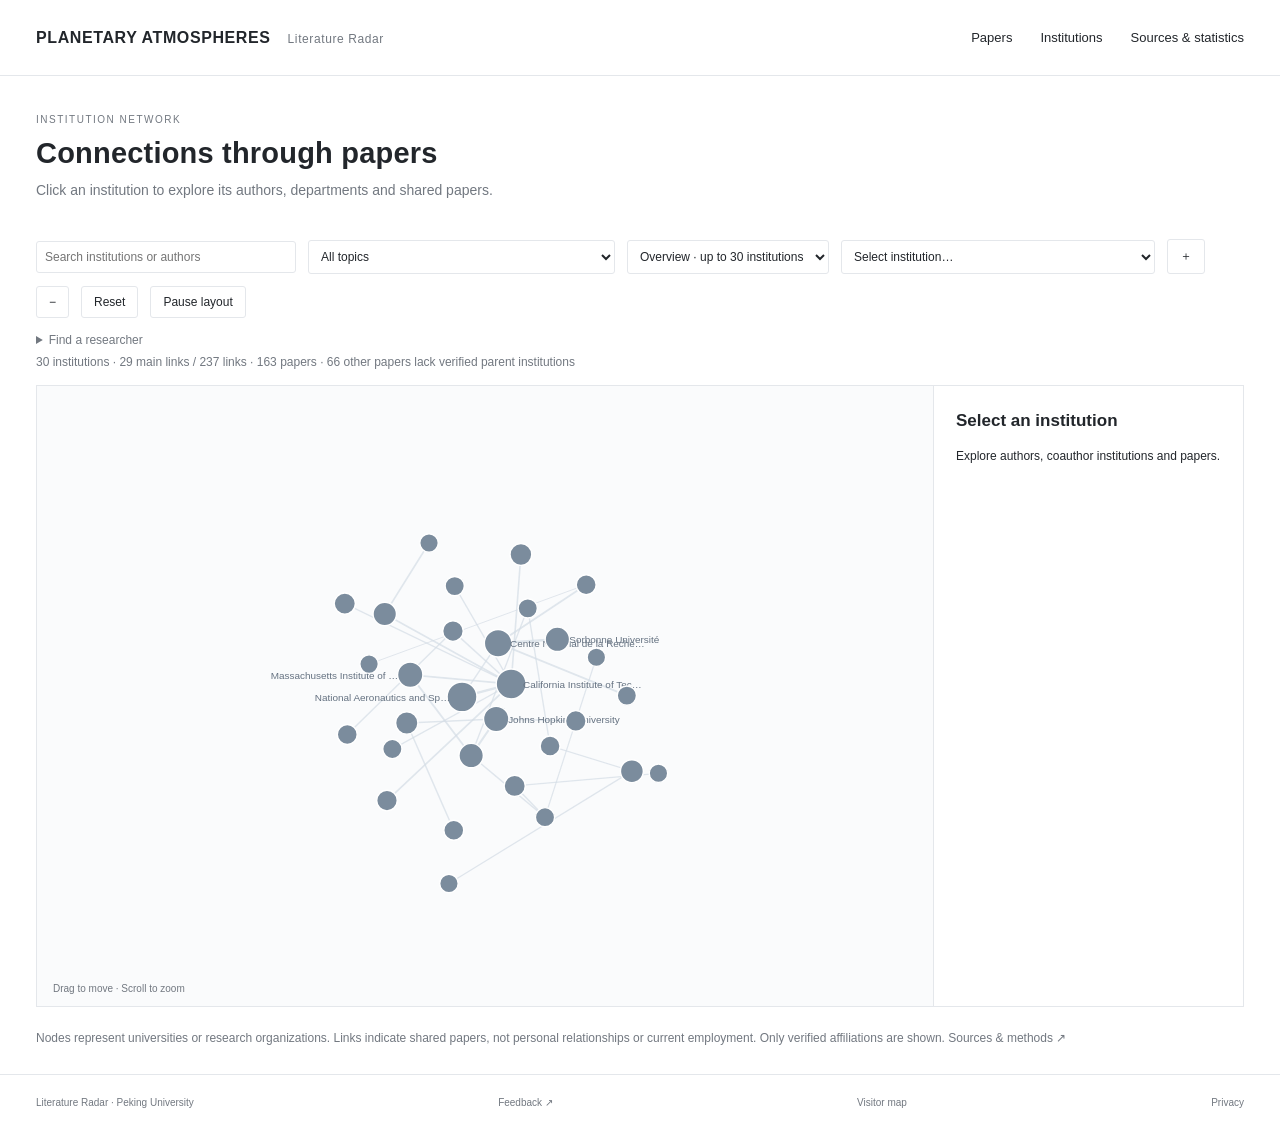
<file: network.html>
<!doctype html><html lang="en"><head><meta charset="utf-8"><meta name="viewport" content="width=device-width,initial-scale=1"><title>Institutions · Literature Radar</title><link rel="icon" href="favicon.svg"><link rel="stylesheet" href="style.css?v=20261015-compact"></head><body><header><a class="brand" href="./">PLANETARY ATMOSPHERES <small>Literature Radar</small></a><nav aria-label="Main navigation"><a href="./">Papers</a><a href="network.html">Institutions</a><a href="sources.html">Sources &amp; statistics</a></nav></header><main class="network-main"><section class="intro-header"><div class="eyebrow">INSTITUTION NETWORK</div><h1>Connections through papers</h1><p>Click an institution to explore its authors, departments and shared papers.</p></section><div class="graph-toolbar"><input id="institution-search" type="search" aria-label="Search institutions or authors" placeholder="Search institutions or authors"><select id="network-topic" aria-label="Research topic"><option value="all">All topics</option></select><select id="min-papers" aria-label="Minimum paper count"><option value="overview" selected>Overview · up to 30 institutions</option><option value="2">At least 2 papers</option><option value="1">All institutions</option></select><select id="institution-select" class="institution-select" aria-label="Select institution"><option value="">Select institution…</option></select><button id="zoom-in" aria-label="Zoom in">＋</button><button id="zoom-out" aria-label="Zoom out">−</button><button id="reset-graph">Reset</button><button id="pause-graph">Pause layout</button></div><details class="researcher-search-panel"><summary>Find a researcher</summary><div class="researcher-toolbar"><label for="researcher-search">Researcher</label><input id="researcher-search" type="search" aria-label="Search author name or ORCID" placeholder="Name or ORCID"><select id="researcher-select" aria-label="Select researcher"><option value="">Select researcher…</option></select><button id="clear-researcher" type="button" hidden>Clear researcher</button><small id="researcher-count" aria-live="polite"></small></div></details><div id="graph-stats" class="graph-stats" role="status">Loading institutions…</div><div class="graph-layout"><div class="graph-canvas"><svg id="graph" viewBox="0 0 900 620" role="group" aria-label="Institution coauthorship network"></svg><div class="graph-hint">Drag to move · Scroll to zoom</div></div><aside id="graph-detail" class="graph-detail"><h2>Select an institution</h2><p>Explore authors, coauthor institutions and papers.</p></aside></div><p class="network-disclaimer">Nodes represent universities or research organizations. Links indicate shared papers, not personal relationships or current employment. Only verified affiliations are shown. <a href="sources.html">Sources &amp; methods ↗</a></p></main><footer><span>Literature Radar · Peking University</span><a href="mailto:pku_junyang_group@163.com?subject=Literature%20Radar%20feedback">Feedback ↗</a><a href="visitors.html">Visitor map</a><a href="sources.html#visitor-privacy">Privacy</a><details class="visitor-stats" data-visitor-stats hidden></details></footer><script src="network.js?v=20261015" defer></script><script src="stats-config.js?v=20260927" defer></script><script src="visitor-stats.js?v=20261015" defer></script></body></html>
</file>
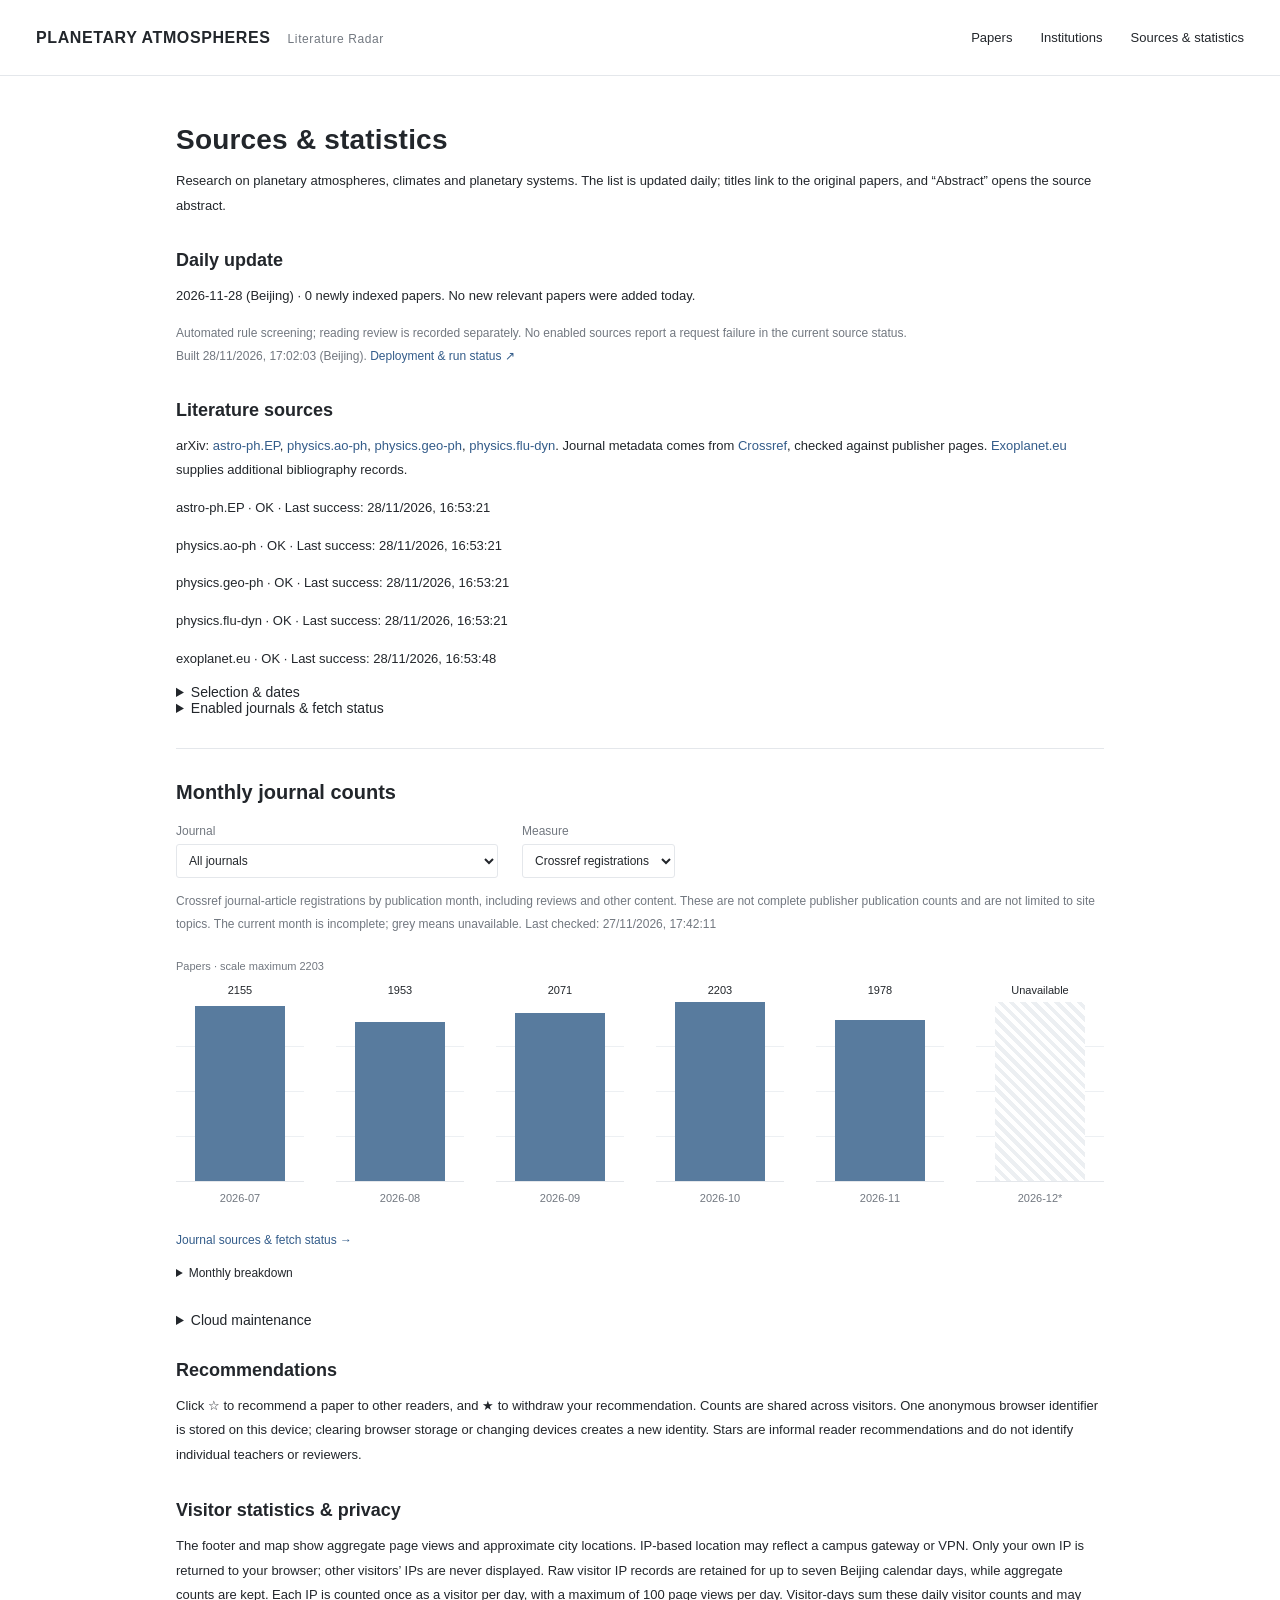
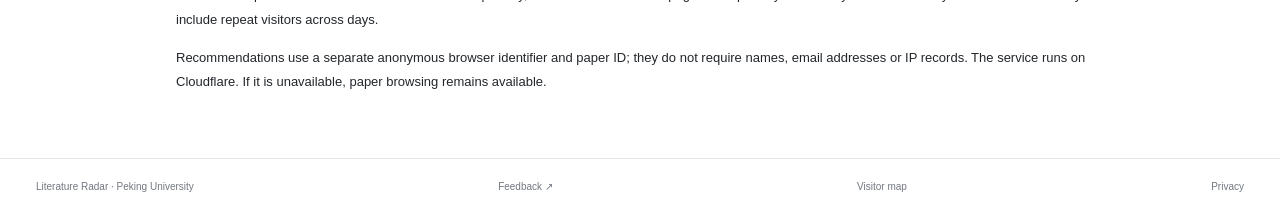
<file: sources.html>
<!doctype html><html lang="en"><head><meta charset="utf-8"><meta name="viewport" content="width=device-width,initial-scale=1"><title>Sources & statistics · Literature Radar</title><link rel="icon" href="favicon.svg"><link rel="stylesheet" href="style.css?v=20261015-compact"></head><body><header><a class="brand" href="./">PLANETARY ATMOSPHERES <small>Literature Radar</small></a><nav aria-label="Main navigation"><a href="./">Papers</a><a href="network.html">Institutions</a><a href="sources.html">Sources &amp; statistics</a></nav></header><main class="source-page"><h1>Sources &amp; statistics</h1><p>Research on planetary atmospheres, climates and planetary systems. The list is updated daily; titles link to the original papers, and “Abstract” opens the source abstract.</p>
<section id="daily-update"><h2>Daily update</h2><div id="daily-brief">Loading the cloud-built update…</div></section><h2>Literature sources</h2><p>arXiv: <a href="https://arxiv.org/list/astro-ph.EP/recent">astro-ph.EP</a>, <a href="https://arxiv.org/list/physics.ao-ph/recent">physics.ao-ph</a>, <a href="https://arxiv.org/list/physics.geo-ph/recent">physics.geo-ph</a>, <a href="https://arxiv.org/list/physics.flu-dyn/recent">physics.flu-dyn</a>. Journal metadata comes from <a href="https://www.crossref.org/">Crossref</a>, checked against publisher pages. <a href="https://exoplanet.eu/bibliography/">Exoplanet.eu</a> supplies additional bibliography records.</p><div id="source-status">Loading source status…</div>
<details><summary>Selection &amp; dates</summary><p>Papers published or updated in the last two Beijing calendar days take priority. When no relevant recent paper is found, a small number of highly relevant papers published within the past year may be added. Topics and content tags are filters, not a request to collect every matching paper. Topic relevance is a rule-based reading aid, not a quality score.</p><p>“Published” is the earliest verified publication date, including the first arXiv posting. “Added” is the first time the site recorded the paper. Version updates are tracked separately. Month-only dates retain their original precision. Journal and preprint versions are linked by DOI, explicit publisher relations, or conservative title-and-author matching.</p><p>Institution links reflect paper affiliations, not current employment. Universities and research organizations are counted once per paper; departments appear inside their parent institution. Verified ORCID links come from paper or publisher metadata.</p></details>
<details id="journal-sources"><summary>Enabled journals &amp; fetch status</summary><div id="journal-directory"></div></details>
<section id="statistics" class="statistics"><h2>Monthly journal counts</h2><div class="stats-controls"><label>Journal <select id="stats-journal"><option value="all">All journals</option></select></label><label>Measure <select id="stats-metric"><option value="registered">Crossref registrations</option><option value="selected">Papers in this index</option></select></label><label id="stats-date-label" hidden>Date <select id="stats-date"><option value="published">Publication month</option><option value="added">Month added</option></select></label></div><p id="stats-note" class="stats-note">Loading statistics…</p><div id="stats-chart" class="stats-chart" aria-label="Six-month paper counts"></div><p id="stats-link"></p><details><summary>Monthly breakdown</summary><div id="stats-table" class="stats-table"></div></details></section>
<details id="cloud-maintenance"><summary>Cloud maintenance</summary><p>The scheduled data pipeline and deployments run on GitHub Actions; visitor statistics and recommendations run on Cloudflare. These services do not need the administrator’s computer to remain online. Reading reviews are a separate Dot responsibility once its cloud access and schedule have been confirmed.</p><p><a href="https://github.com/PkuJunyangGroup/planet-fluid-radar/actions/workflows/daily.yml" target="_blank" rel="noopener">Runs &amp; manual update ↗</a> · <a href="https://github.com/PkuJunyangGroup/planet-fluid-radar/edit/main/topics.json" target="_blank" rel="noopener">Edit topics ↗</a> · <a href="https://github.com/PkuJunyangGroup/planet-fluid-radar/edit/main/journals.json" target="_blank" rel="noopener">Edit journals ↗</a> · <a href="https://github.com/PkuJunyangGroup/planet-fluid-radar/blob/main/cloud-maintenance.json" target="_blank" rel="noopener">Dot handoff ↗</a></p><p>Changes and manual runs require repository write access in GitHub. On the workflow page, select Run workflow to start a cloud update; check existing runs first to avoid duplicates. No repository credentials are stored in this page.</p></details><h2 id="recommendations">Recommendations</h2><p>Click ☆ to recommend a paper to other readers, and ★ to withdraw your recommendation. Counts are shared across visitors. One anonymous browser identifier is stored on this device; clearing browser storage or changing devices creates a new identity. Stars are informal reader recommendations and do not identify individual teachers or reviewers.</p>
<h2 id="visitor-privacy">Visitor statistics &amp; privacy</h2><p>The footer and map show aggregate page views and approximate city locations. IP-based location may reflect a campus gateway or VPN. Only your own IP is returned to your browser; other visitors’ IPs are never displayed. Raw visitor IP records are retained for up to seven Beijing calendar days, while aggregate counts are kept. Each IP is counted once as a visitor per day, with a maximum of 100 page views per day. Visitor-days sum these daily visitor counts and may include repeat visitors across days.</p><p>Recommendations use a separate anonymous browser identifier and paper ID; they do not require names, email addresses or IP records. The service runs on Cloudflare. If it is unavailable, paper browsing remains available.</p></main><footer><span>Literature Radar · Peking University</span><a href="mailto:pku_junyang_group@163.com?subject=Literature%20Radar%20feedback">Feedback ↗</a><a href="visitors.html">Visitor map</a><a href="sources.html#visitor-privacy">Privacy</a><details class="visitor-stats" data-visitor-stats hidden></details></footer><script src="sources.js?v=20261015-cloud" defer></script><script src="stats-config.js?v=20260927" defer></script><script src="visitor-stats.js?v=20261015" defer></script></body></html>
</file>
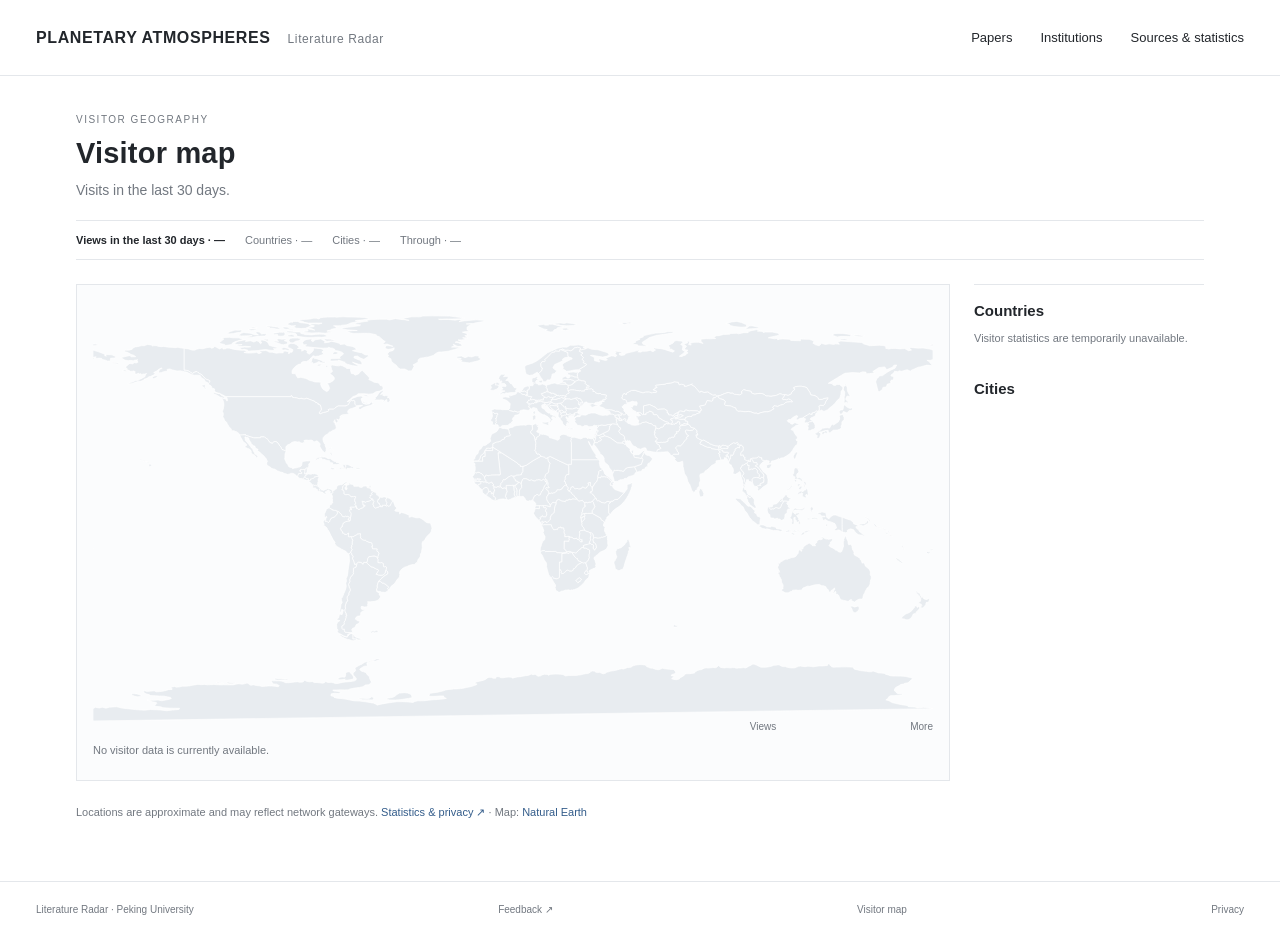
<file: visitors.html>
<!doctype html>
<html lang="en">
<head>
  <meta charset="utf-8">
  <meta name="viewport" content="width=device-width,initial-scale=1">
  <meta name="description" content="Visitor geography for Literature Radar.">
  <title>Visitor map · Literature Radar</title>
  <link rel="icon" href="favicon.svg">
  <link rel="stylesheet" href="style.css?v=20261015">
</head>
<body>
<header><a class="brand" href="./">PLANETARY ATMOSPHERES <small>Literature Radar</small></a><nav aria-label="Main navigation"><a href="./">Papers</a><a href="network.html">Institutions</a><a href="sources.html">Sources &amp; statistics</a></nav></header>
  <main class="visitor-map-page">
    <section class="intro-header">
      <div class="eyebrow">VISITOR GEOGRAPHY</div>
      <h1>Visitor map</h1>
      <p>Visits in the last 30 days.</p>
    </section>
    <div class="visitor-map-stats" aria-live="polite"><span id="map-total">Views in the last 30 days · —</span><span id="map-countries">Countries · —</span><span id="map-cities">Cities · —</span><span id="map-day">Through · —</span></div>
    <section class="visitor-map-layout" aria-label="Visitor geography">
      <div class="visitor-map-panel">
        <svg id="visitor-map" viewBox="0 0 900 450" role="img" aria-label="World map; countries shaded by views, cities shown as dots"></svg>
        <button id="map-reset" class="visitor-map-reset" type="button" hidden>World map</button>
        <div class="visitor-map-legend"><span>Views</span><i class="map-level-0"></i><i class="map-level-1"></i><i class="map-level-2"></i><i class="map-level-3"></i><i class="map-level-4"></i><span>More</span></div>
        <p id="map-focus" class="visitor-map-focus" aria-live="polite">Click the map to explore visits.</p>
      </div>
      <aside class="visitor-map-aside">
        <h2>Countries</h2>
        <p id="map-status" role="status">Loading visitor statistics…</p>
        <ol id="visitor-country-list"></ol>
        <h2>Cities</h2>
        <ol id="visitor-city-list"></ol>
      </aside>
    </section>
    <p class="visitor-map-note">Locations are approximate and may reflect network gateways. <a href="sources.html#visitor-privacy">Statistics & privacy ↗</a> · Map: <a href="https://www.naturalearthdata.com/" target="_blank" rel="noopener">Natural Earth</a></p>
  </main>
<footer><span>Literature Radar · Peking University</span><a href="mailto:pku_junyang_group@163.com?subject=Literature%20Radar%20feedback">Feedback ↗</a><a href="visitors.html">Visitor map</a><a href="sources.html#visitor-privacy">Privacy</a><details class="visitor-stats" data-visitor-stats hidden></details></footer>
  <script src="stats-config.js?v=20260927" defer></script>
  <script src="visitor-stats.js?v=20261015" defer></script>
  <script src="visitors.js?v=20261015" defer></script>
</body>
</html>
</file>
<file: style.css>
:root{--ink:#22262b;--muted:#727880;--paper:#fff;--line:#e4e7eb;--accent:#335c8a;--soft:#f5f6f8;--green:#335c8a}*{box-sizing:border-box}body{margin:0;background:var(--paper);color:var(--ink);font-family:-apple-system,BlinkMacSystemFont,"Segoe UI","PingFang SC","Microsoft YaHei",sans-serif;font-size:14px}a{color:inherit;text-decoration:none}a:hover{color:var(--accent);text-decoration:underline}button,input,select{font:inherit}button{cursor:pointer}button,input,select{border:1px solid var(--line);border-radius:3px;background:white;color:var(--ink)}button:focus-visible,a:focus-visible,select:focus-visible,input:focus-visible{outline:2px solid #4777ae;outline-offset:3px}header,main,footer{max-width:1400px;margin:auto}header{min-height:76px;display:flex;gap:22px;align-items:center;justify-content:space-between;border-bottom:1px solid var(--line);padding:14px 36px}.brand{font-size:16px;font-weight:650;letter-spacing:.6px}.brand small{font-size:12px;font-weight:400;color:var(--muted);margin-left:12px}header nav{display:flex;gap:28px;font-size:13px}header .current{color:var(--accent)}main{padding:0 36px}.intro-header{padding:38px 0 26px}.eyebrow{font-size:10px;letter-spacing:1.5px;color:var(--muted)}h1{font-size:29px;letter-spacing:.2px;font-weight:600;margin:12px 0}.intro-header p{color:var(--muted);margin:12px 0 0;font-size:14px}.status-bar{border-top:1px solid var(--line);border-bottom:1px solid var(--line);padding:13px 0;display:flex;justify-content:space-between;gap:15px;color:var(--muted);font-size:12px}.status-bar a{color:var(--accent)}.workspace{display:grid;grid-template-columns:200px minmax(0,1fr);gap:34px;padding-top:28px}.section-label{font-size:11px;color:var(--muted);margin-bottom:14px;letter-spacing:1px}#topics{display:flex;flex-direction:column;gap:2px}#topics button{display:flex;justify-content:space-between;gap:8px;padding:11px 10px;text-align:left;border:0;background:transparent;font-size:12px}#topics button span{font-size:10px;color:var(--muted)}#topics button.active{background:var(--soft);color:var(--accent);font-weight:600;border-left:2px solid var(--accent);border-radius:0}.aside-note{border-top:1px solid var(--line);margin-top:26px;padding:18px 10px;font-size:11px;line-height:1.9;color:var(--muted)}.aside-note p{margin:4px 0}.feed-heading{display:flex;align-items:center;justify-content:space-between;gap:16px;margin-bottom:17px}h2{font-size:18px;font-weight:600;margin:0}.feed-heading h2 span{font-size:12px;color:var(--muted);font-weight:400;margin-left:10px}.search{max-width:380px;width:50%}.search input{padding:10px 12px;width:100%;font-size:12px}.filters{display:flex;justify-content:space-between;align-items:center;flex-wrap:wrap;gap:12px;border-bottom:1px solid var(--line);padding-bottom:15px;font-size:11px}.segments{display:flex;gap:5px}.segments button{border:0;padding:7px 10px;background:transparent;color:var(--muted);font-size:11px}.segments .active{color:var(--ink);background:var(--soft);font-weight:600}.filter-selects{display:flex;gap:14px}.filters select{font-size:11px;padding:5px 3px;max-width:150px}.filters label{color:var(--muted)}#notice{font-size:11px;color:var(--muted);line-height:1.7;margin:12px 0}#notice:empty{display:none}.paper{padding:24px 0;border-bottom:1px solid var(--line)}.paper-meta{display:flex;flex-wrap:wrap;align-items:center;gap:7px 16px;font-size:10px;color:var(--muted);line-height:1.6}.source{color:var(--accent);font-weight:600}.paper h3{font-family:Georgia,"Times New Roman",serif;font-size:20px;line-height:1.4;font-weight:500;margin:10px 0}.authors{font-size:12px;line-height:1.7;color:#505862;overflow-wrap:anywhere}.institutions{font-size:11px;color:var(--muted);line-height:1.7;margin:5px 0;overflow-wrap:anywhere}.tags{display:flex;flex-wrap:wrap;gap:5px;margin:12px 0}.tag{background:var(--soft);font-size:10px;color:#505e6e;padding:3px 7px}.tag.mechanism{background:transparent;border:1px solid var(--line);padding:2px 6px;color:var(--muted)}.intro{margin:14px 0}.intro p{line-height:1.8;font-size:13px;margin:6px 0}.intro p[lang=en]{font-size:12px;line-height:1.65;color:#6c737c}.intro small{font-size:10px;color:#91979d}.reason{font-size:10px;line-height:1.7;color:var(--muted);margin:9px 0}.paper details{font-size:12px;color:var(--muted);margin:11px 0}.paper summary{cursor:pointer;font-size:11px}.paper details p{line-height:1.8;overflow-wrap:anywhere}.paper-actions{display:flex;gap:20px;font-size:11px;color:var(--accent);margin-top:16px}.empty{padding:60px 20px;line-height:2;text-align:center;color:var(--muted)}#more{display:block;margin:24px auto;padding:10px 26px;font-size:12px}#more[hidden]{display:none}#about{margin-top:44px;border-top:1px solid var(--line);padding:28px 0;color:var(--muted);font-size:12px;line-height:1.9}#about h2{font-size:14px;color:var(--ink)}#about a{color:var(--accent)}footer{border-top:1px solid var(--line);display:flex;justify-content:space-between;gap:15px;padding:22px 36px;font-size:10px;color:var(--muted)}.source-page{max-width:1000px;padding-top:36px;padding-bottom:50px}.source-page h1{font-size:28px}.source-page h2{font-size:18px;margin-top:32px}.source-page p,.source-page li{line-height:1.9;font-size:13px}.source-page a{color:var(--accent)}.source-page table{width:100%;border-collapse:collapse;font-size:12px}.source-page td,.source-page th{border-bottom:1px solid var(--line);padding:12px 8px;vertical-align:top;text-align:left;line-height:1.7}.source-page th{font-weight:500;background:var(--soft)}.source-group h3{font-size:14px;margin-top:28px}.source-state{font-size:10px;color:var(--muted);display:block}.directory-link{display:inline-block;margin:6px 18px 6px 0}.network-main{max-width:1600px}.graph-toolbar{display:flex;gap:12px;flex-wrap:wrap;align-items:center;padding:15px 0;font-size:12px}.graph-toolbar input,.graph-toolbar select{padding:8px}.graph-toolbar input{width:260px}.graph-toolbar button{padding:8px 12px}.graph-layout{display:grid;grid-template-columns:minmax(0,1fr) 310px;border:1px solid var(--line);min-height:580px;margin-bottom:20px}.graph-canvas{min-width:0;background:#fafbfc;position:relative;overflow:hidden}#graph{width:100%;height:620px;display:block;touch-action:none}.graph-hint{position:absolute;bottom:12px;left:16px;font-size:10px;color:var(--muted);pointer-events:none}.graph-detail{padding:22px;border-left:1px solid var(--line);overflow-y:auto;max-height:620px}.graph-detail h2{font-size:17px;line-height:1.5;overflow-wrap:anywhere}.graph-detail h3{font-size:12px;margin:24px 0 12px}.graph-detail p,.graph-detail li{font-size:12px;line-height:1.8;overflow-wrap:anywhere}.graph-detail ul{padding-left:16px}.graph-detail a{color:var(--accent)}.graph-detail small{color:var(--muted);font-size:10px}.graph-stats{font-size:12px;color:var(--muted);margin:8px 0 16px}.graph-node{cursor:pointer;outline:none}.graph-node circle{fill:#7b8c9d;stroke:#fff;stroke-width:1.4}.graph-node text{font-size:10px;fill:#647180;pointer-events:none}.graph-node.selected circle,.graph-node:focus circle{fill:#315f92;stroke:#1f3f66;stroke-width:2}.graph-node.selected text{fill:#1d3552;font-weight:600}.graph-edge{stroke:#d5dde5;stroke-opacity:.7}.graph-edge.selected{stroke:#6c91b7;stroke-opacity:.9}.graph-node.dim,.graph-edge.dim{opacity:.12}.network-disclaimer{font-size:12px;color:var(--muted);line-height:1.9;margin-bottom:24px}.institution-select{max-width:320px} @media(max-width:900px){.workspace{grid-template-columns:170px minmax(0,1fr);gap:22px}.graph-layout{grid-template-columns:minmax(0,1fr)}.graph-detail{border-left:0;border-top:1px solid var(--line);max-height:360px}#graph{height:490px}.graph-layout{min-height:0}}@media(max-width:640px){header,main,footer{padding-left:18px;padding-right:18px}header{flex-wrap:wrap;gap:15px;min-height:86px}.brand{font-size:14px}header nav{gap:22px;font-size:12px}.intro-header{padding-top:26px}h1{font-size:24px}.workspace{display:block;padding-top:20px}aside .section-label,.aside-note{display:none}#topics{flex-direction:row;overflow-x:auto;padding-bottom:14px;margin-bottom:14px}#topics button{white-space:nowrap;padding:9px}#topics button.active{border-left:0;border-bottom:2px solid var(--accent)}.feed-heading{gap:8px}.search{width:65%}.paper h3{font-size:18px}.filter-selects{width:100%;justify-content:space-between}.filters{gap:8px}.paper-meta{gap:5px 12px}.source-page table{font-size:11px}.source-page td{padding:9px 4px}.graph-toolbar input{width:100%}.graph-toolbar select{max-width:100%}#graph{height:430px}.graph-detail{padding:18px}.graph-hint{font-size:9px}.intro-header p{font-size:12px}footer{font-size:9px}}
.institution-link{border:0;background:none;padding:0;text-align:left;color:var(--accent);font-size:12px;line-height:1.7}.paper-actions{flex-wrap:wrap}.source-group td:first-child{width:52%}

#topics button .topic-label{font-size:12px;color:inherit;min-width:0}#topics .topic-label small{display:block;font-size:10px;font-weight:400;color:var(--muted);line-height:1.45;margin-top:4px;white-space:normal}#topics button>span:last-child{flex-shrink:0}
.statistics{border-top:1px solid var(--line);margin:32px 0;padding-top:24px;scroll-margin-top:20px}.statistics h2{font-size:20px;margin:8px 0 20px}.stats-controls{display:flex;flex-wrap:wrap;gap:12px 24px}.stats-controls label{font-size:12px;color:var(--muted)}.stats-controls select{display:block;max-width:100%;padding:8px;margin-top:6px}.stats-note{font-size:12px!important;color:var(--muted);line-height:1.8}.stats-chart{margin:24px 0}.bar-scale{font-size:11px;color:var(--muted);margin-bottom:12px}.bar-columns{display:flex;gap:clamp(8px,3vw,32px);align-items:flex-end}.bar-column{flex:1;min-width:0;text-align:center;font-size:11px;color:var(--muted)}.bar-value{display:block;color:var(--ink);margin-bottom:6px}.bar-track{height:180px;display:flex;align-items:flex-end;border-bottom:1px solid var(--line);margin-bottom:10px;background:repeating-linear-gradient(to top,transparent 0,transparent 44px,#edf0f3 44px,#edf0f3 45px)}.bar-fill{width:70%;margin:auto auto 0;background:#587b9e;min-height:0}.bar-fill.missing{background:repeating-linear-gradient(45deg,#eceff2,#eceff2 4px,#fff 4px,#fff 8px)}.stats-table{overflow-x:auto;margin:16px 0}.stats-table table{width:100%;min-width:700px;border-collapse:collapse;font-size:12px}.stats-table th,.stats-table td{padding:10px 8px;border-bottom:1px solid var(--line);text-align:right}.stats-table th:first-child{text-align:left;max-width:260px}.stats-table th{font-weight:500}.stats-table td{position:relative;min-width:68px}.cell-bar{display:block;height:3px;background:#a6b8ca;margin-top:4px}.statistics summary{font-size:12px;cursor:pointer}.statistics caption{text-align:left;color:var(--muted);padding:10px 0}.statistics a{color:var(--accent);font-size:12px}.stats-controls [hidden]{display:none}

.extension-section{border-top:1px solid var(--line);margin-top:24px;padding-top:20px}.extension-section h2{font-size:12px;font-weight:500;margin:0 10px}.extension-section h2 small{display:block;font-size:10px;font-weight:400;color:var(--muted);margin-top:4px}.extension-section>p{font-size:10px;color:var(--muted);line-height:1.7;margin:10px}#extension-tags{display:flex;flex-direction:column;gap:2px}#extension-tags button{display:flex;justify-content:space-between;gap:8px;border:0;background:transparent;padding:9px 10px;text-align:left;font-size:11px;color:var(--muted)}#extension-tags small{display:block;font-size:10px;margin-top:3px;line-height:1.4}#extension-tags button.active{background:var(--soft);color:var(--accent);border-left:2px solid var(--accent)}#extension-tags button>span:last-child{font-size:10px;flex-shrink:0}.keyword-filter{display:flex;align-items:center;gap:12px;margin:14px 0;font-size:12px;color:var(--accent)}.keyword-filter[hidden]{display:none}.keyword-filter button{font-size:11px;padding:4px 8px}.tag.mechanism[aria-pressed=true]{background:var(--soft);border-color:var(--accent);color:var(--accent)}@media(max-width:640px){.extension-section{margin:0 0 20px;padding-top:12px}.extension-section h2 small{display:inline;margin-left:8px}#extension-tags{flex-direction:row;overflow-x:auto;padding-bottom:8px}#extension-tags button{flex-shrink:0}.extension-section>p{margin:6px 10px}#extension-tags button.active{border-left:0;border-bottom:2px solid var(--accent)}}

#unit-select{display:block;width:100%;max-width:100%;margin:8px 0;padding:8px;border:1px solid #ddd;background:#fff;font:inherit}.graph-detail li a[aria-label$="ORCID"]{font-size:11px;white-space:nowrap}

.ranking-note{font-size:11px;color:var(--muted);line-height:1.7;margin:10px 0 16px}.fit-score{color:var(--accent);font-weight:600}.fit-explanation{font-size:10px;color:var(--muted);margin:8px 0}

footer{flex-wrap:wrap;gap:12px}.graph-detail h2{overflow-wrap:anywhere}

.researcher-toolbar{display:flex;flex-wrap:wrap;align-items:center;gap:10px;margin:12px 0 18px;padding:14px 0;border-top:1px solid #e5e7eb;border-bottom:1px solid #e5e7eb}.researcher-toolbar label{font-size:13px;color:#555}.researcher-toolbar input,.researcher-toolbar select{padding:9px;border:1px solid #ddd;background:white;font:inherit;min-width:0}.researcher-toolbar input{width:240px}.researcher-toolbar select{max-width:100%;flex:1;min-width:220px}.researcher-toolbar small{flex-basis:100%;color:#777}.researcher-toolbar button{padding:8px 12px;border:1px solid #ddd;background:#fafafa}.researcher-toolbar [hidden]{display:none}@media(max-width:640px){.researcher-toolbar input,.researcher-toolbar select{width:100%;flex-basis:100%}}

.tag-intro{font-size:.84rem;color:var(--muted);margin:.25rem 0 .75rem}

/* Use the same compact bilingual chip layout for subject and generated content tags. */
.tags{align-items:stretch;gap:6px}.tag{display:inline-flex;flex-direction:column;align-items:flex-start;justify-content:center;gap:1px;max-width:100%;white-space:normal;line-height:1.3;text-align:left}.tag-zh{font-size:10px;line-height:1.35}.tag-en{display:block;color:var(--muted);font-size:9px;font-weight:400;line-height:1.3;overflow-wrap:anywhere}.tag.mechanism{background:var(--soft);border:1px solid var(--line);padding:3px 7px;color:#505e6e}.tag.mechanism[aria-pressed=true]{background:#e9f0f7;border-color:#9eb5cd;color:#294e73}#research-tags button>span:first-child{min-width:0;overflow-wrap:anywhere}#research-tags button>span:last-child{flex-shrink:0;white-space:nowrap}#research-tags small[lang=en]{display:block;font-size:9px;line-height:1.35;opacity:.78;overflow-wrap:anywhere}

/* Left-align and standardize the bilingual research-filter rows. */
#research-tags{display:flex;flex-direction:column;align-items:stretch;gap:2px}
#research-tags button{display:grid;grid-template-columns:minmax(0,1fr) auto;align-items:center;gap:8px;width:100%;min-height:42px;margin:0;padding:7px 9px;border:0;border-left:2px solid transparent;border-radius:2px;background:transparent;text-align:left;box-shadow:none;line-height:1.35}
#research-tags button:hover{background:#f6f7f9}
#research-tags button[aria-checked=true],#research-tags button.active{border-left-color:var(--accent);background:#eef2f6;color:#244a70}
#research-tags button>span:first-child{display:block;min-width:0;text-align:left;font-size:12px;font-weight:500;overflow-wrap:anywhere}
#research-tags small[lang=en]{display:block;margin-top:2px;color:#7a828b;font-size:9px;font-weight:400;line-height:1.3;opacity:1;overflow-wrap:anywhere}
#research-tags button>span:last-child{flex-shrink:0;padding-left:4px;color:#77808a;font-size:10px;font-variant-numeric:tabular-nums;white-space:nowrap}




/* Refine the left research-tag rail: clear bilingual hierarchy, aligned counts, and calm selection. */
@media (min-width: 901px) {
  .workspace { grid-template-columns: 236px minmax(0, 1fr); gap: 30px; }
}
@media (min-width: 641px) and (max-width: 900px) {
  .workspace { grid-template-columns: 205px minmax(0, 1fr); gap: 22px; }
}
#research-tags { gap: 4px; }
#research-tags button {
  min-height: 48px;
  padding: 8px 11px;
  border-radius: 3px;
  transition: background-color .15s ease, color .15s ease;
}
#research-tags button:hover { background: #f3f5f7; }
#research-tags button[aria-pressed=true], #research-tags button.active {
  border-left-width: 3px;
  background: #edf2f7;
  color: #244a70;
}
#research-tags button>span:first-child { font-size: 12px; line-height: 1.4; }
#research-tags small[lang=en] { margin-top: 3px; font-size: 10px; line-height: 1.35; color: #727b85; }
#research-tags button>span:last-child {
  min-width: 27px;
  padding: 3px 6px;
  border-radius: 10px;
  background: #f1f3f5;
  color: #66717d;
  text-align: center;
  line-height: 1.2;
}
#research-tags button[aria-pressed=true]>span:last-child,
#research-tags button.active>span:last-child { background: #dfe8f1; color: #355d84; }
@media (max-width: 640px) {
  #research-tags { gap: 6px; }
  #research-tags button { min-height: 48px; padding: 8px 10px; }
  #research-tags button>span:last-child { min-width: 25px; }
}

/* Quiet footer counter; private address details remain collapsed by default. */
.visitor-privacy-link{color:var(--muted);white-space:nowrap}
.visitor-stats{margin-left:auto;max-width:100%;font-size:10px;color:var(--muted)}
.visitor-stats[hidden]{display:none}
.visitor-stats summary{cursor:pointer;white-space:nowrap;list-style:none}
.visitor-stats summary::-webkit-details-marker{display:none}
.visitor-stats summary::before{content:'◌';margin-right:6px;color:#8a98a5}
.visitor-stats[open]{flex-basis:100%;margin-top:4px}
.visitor-stats-detail{padding:9px 0 0;line-height:1.6}
.visitor-stats-detail p{margin:3px 0;overflow-wrap:anywhere}
.visitor-stats-detail a{color:var(--accent)}

/* Visitor geography stays understated while showing country totals and approximate city markers. */
.visitor-map-link{color:var(--muted);white-space:nowrap}
.visitor-map-page{max-width:1200px;padding-bottom:36px}
.visitor-map-page .intro-header{padding-bottom:22px}
.visitor-map-stats{display:flex;flex-wrap:wrap;gap:20px;border-top:1px solid var(--line);border-bottom:1px solid var(--line);padding:13px 0;color:var(--muted);font-size:11px}
.visitor-map-stats span:first-child{color:var(--ink);font-weight:600}
.visitor-map-layout{display:grid;grid-template-columns:minmax(0,1fr) 230px;gap:24px;margin-top:24px}
.visitor-map-panel{position:relative;min-width:0;border:1px solid var(--line);background:#fbfcfd;padding:16px}
#visitor-map{display:block;width:100%;height:auto;min-height:260px}
.map-country{stroke:#fff;stroke-width:.65;vector-effect:non-scaling-stroke;transition:fill .15s ease;outline:none}
.map-country:hover,.map-country:focus{stroke:#244a70;stroke-width:1.4}
.map-country.map-active{stroke:#244a70;stroke-width:1.4;filter:brightness(.87)}
.visitor-map-reset{position:absolute;right:20px;top:20px;border:1px solid var(--line);background:#fff;padding:5px 9px;color:var(--ink);font-size:11px;cursor:pointer}
.visitor-map-reset[hidden]{display:none}
.map-level-0{fill:#e8ecf0}.map-level-1{fill:#cbd9e6}.map-level-2{fill:#9fbad1}.map-level-3{fill:#658eb5}.map-level-4{fill:#315f8f}
.visitor-map-legend{display:flex;align-items:center;gap:4px;justify-content:flex-end;color:var(--muted);font-size:10px}
.visitor-map-legend i{display:block;width:20px;height:8px;margin-left:2px}
.visitor-map-focus{min-height:20px;margin:12px 0 0;color:var(--muted);font-size:11px}
.visitor-map-aside{border-top:1px solid var(--line);padding-top:17px}
.visitor-map-aside h2{font-size:15px}
.visitor-map-aside p{font-size:11px;line-height:1.6;color:var(--muted)}
#visitor-country-list{list-style:none;margin:16px 0;padding:0;max-height:500px;overflow-y:auto}
#visitor-country-list li{display:grid;grid-template-columns:minmax(0,1fr) auto;gap:2px 8px;border-bottom:1px solid var(--line);padding:10px 0;font-size:11px}
#visitor-country-list strong{font-weight:600;color:var(--ink);font-variant-numeric:tabular-nums}
#visitor-country-list small{grid-column:1/-1;color:var(--muted);font-size:10px}
.visitor-map-note{max-width:900px;margin:22px 0;color:var(--muted);font-size:11px;line-height:1.8}
.visitor-map-note a{color:var(--accent)}
@media(max-width:850px){.visitor-map-layout{grid-template-columns:1fr}.visitor-map-aside{padding-top:20px}#visitor-country-list{display:grid;grid-template-columns:repeat(2,minmax(0,1fr));gap:0 18px;max-height:none}}
@media(max-width:550px){.visitor-map-stats{gap:8px 16px}.visitor-map-panel{padding:8px}#visitor-map{min-height:190px}.visitor-map-legend i{width:15px}#visitor-country-list{grid-template-columns:1fr}}
.map-city{fill:#2d5d8b;stroke:#fff;stroke-width:1.25;vector-effect:non-scaling-stroke;cursor:help;outline:none}
.map-city:hover,.map-city:focus{fill:#173e63;stroke:#fff;stroke-width:2}
#visitor-city-list{list-style:none;margin:12px 0 0;padding:0;max-height:350px;overflow-y:auto}
#visitor-city-list li{display:grid;grid-template-columns:minmax(0,1fr) auto;gap:2px 8px;border-bottom:1px solid var(--line);padding:8px 0;font-size:11px}
#visitor-city-list strong{font-weight:600;color:var(--ink);font-variant-numeric:tabular-nums}
#visitor-city-list small{grid-column:1/-1;color:var(--muted);font-size:10px}
@media(max-width:850px){#visitor-city-list{display:grid;grid-template-columns:repeat(2,minmax(0,1fr));gap:0 18px;max-height:none}}
@media(max-width:550px){#visitor-city-list{grid-template-columns:1fr}}

/* A single ordered blue scale: colour encodes daily publication counts. */
.publication-timeline{margin:26px 0 2px;padding:20px 24px 17px;border:1px solid var(--line);border-radius:8px;background:#fbfcfe}
.publication-timeline[hidden]{display:none}
.timeline-heading{display:flex;justify-content:space-between;align-items:center;gap:16px}
.timeline-heading h2{font-size:16px;font-weight:600}
.timeline-heading h2 small{margin-left:10px;color:var(--muted);font-size:11px;font-weight:400}
.timeline-heading p{margin:7px 0 0;font-size:11px;color:var(--muted)}
.timeline-views{display:flex;gap:3px;padding:3px;border:1px solid var(--line);border-radius:5px;background:#fff}
.timeline-views button{border:0;background:transparent;padding:5px 10px;font-size:11px;color:var(--muted)}
.timeline-views button[aria-pressed=true]{background:#e9eff6;color:#335c8a;font-weight:600}
.timeline-navigation{display:flex;align-items:center;gap:8px;margin:16px 0 12px;font-size:11px;color:var(--muted)}
.timeline-navigation button{padding:4px 9px;background:#fff;font-size:11px}
.timeline-navigation button:disabled{opacity:.45;cursor:default}
#timeline-window{font-variant-numeric:tabular-nums;min-width:168px;text-align:center}
#timeline-latest{margin-left:auto}
.timeline-plot{position:relative}
.timeline-days{display:flex;width:100%;height:54px;gap:2px;touch-action:pan-y;user-select:none}
.timeline-day{flex:1;min-width:0;height:100%;padding:0;border:0;border-radius:2px;transition:opacity .15s ease;position:relative}
.timeline-day span{display:none;pointer-events:none;font-size:10px;font-variant-numeric:tabular-nums}
.timeline-days[data-window="30"] .timeline-day span{display:inline}
.timeline-days[data-window="365"]{gap:1px}
.timeline-day:hover{box-shadow:inset 0 0 0 1px #23466c}
.timeline-day:focus-visible{outline:2px solid #23466c;outline-offset:2px;z-index:2}
.heat-0{background:#e9eef4;color:#7b8795}.heat-1{background:#c2d4e6;color:#2e5276}.heat-2{background:#8faecc;color:#24466b}.heat-3{background:#5c84ad;color:white}.heat-4{background:#2f5a86;color:white}
.timeline-day.outside-selection{opacity:.35}
.timeline-selection{position:absolute;top:-3px;height:60px;border:2px solid #254f7b;border-radius:3px;pointer-events:none;box-shadow:0 0 0 2px #fbfcfe}
.timeline-selection::before,.timeline-selection::after{content:'';position:absolute;top:20px;width:5px;height:16px;background:#254f7b;border:1px solid white;border-radius:2px}
.timeline-selection::before{left:-4px}.timeline-selection::after{right:-4px}
.timeline-selection[hidden],.timeline-tooltip[hidden]{display:none}
.timeline-tooltip{position:absolute;bottom:calc(100% + 7px);transform:translateX(-50%);padding:6px 9px;border-radius:4px;background:#253e58;color:white;white-space:nowrap;pointer-events:none;z-index:3;font-size:11px;box-shadow:0 2px 8px #243f581c}
.timeline-axis{height:27px;margin-top:9px;position:relative;font-size:10px;color:#85909d;font-variant-numeric:tabular-nums}
.timeline-axis span{position:absolute;transform:translateX(-50%);white-space:nowrap}
.timeline-axis span:first-child{transform:none;left:0!important}.timeline-axis span:last-child{transform:translateX(-100%);left:100%!important}
.timeline-bottom{display:flex;align-items:center;justify-content:space-between;gap:12px;flex-wrap:wrap}
.timeline-dates{display:flex;gap:8px;align-items:center;flex-wrap:wrap;color:var(--muted);font-size:11px}
.timeline-dates label{display:flex;align-items:center;gap:6px}
.timeline-dates input{max-width:138px;padding:5px 7px;font-size:11px;background:#fff}
#timeline-summary{margin-left:4px;color:#335c8a;line-height:1.6}
.timeline-legend{display:flex;align-items:center;gap:10px;font-size:10px;color:var(--muted)}
.timeline-legend span{display:inline-flex;align-items:center;gap:4px;white-space:nowrap}
.timeline-legend i{display:inline-block;width:13px;height:9px;border-radius:2px}
.timeline-note{font-size:10px;line-height:1.65;color:#8a929c;margin:12px 0 0}
@media(max-width:640px){
 .publication-timeline{margin-top:20px;padding:16px 14px}
 .timeline-heading{align-items:flex-start;gap:8px}.timeline-heading h2 small{display:block;margin:4px 0 0;font-size:10px}
 .timeline-views button{padding:5px 7px}.timeline-navigation{gap:5px;flex-wrap:wrap}
 #timeline-window{min-width:150px}.timeline-navigation button{padding:4px 7px}#timeline-latest{margin-left:0}
 .timeline-days{height:44px;gap:1px}.timeline-selection{height:50px}.timeline-selection::before,.timeline-selection::after{top:15px}
 .timeline-dates input{max-width:123px}.timeline-legend{gap:9px}.timeline-heading p{max-width:160px;line-height:1.5}
 .filter-selects{flex-wrap:wrap;gap:8px 12px}
}

/* Compact English reading list: details appear only when requested. */
.compact-index header{min-height:60px}.compact-index .brand{font-size:13px;letter-spacing:.4px}.compact-index .intro-header{display:flex;align-items:baseline;gap:20px;padding:24px 0 20px}.compact-index h1{font-size:25px;margin:0}.compact-index .intro-header p{margin:0;font-size:12px}.compact-index .status-bar{padding:9px 0;font-size:11px}.compact-index .workspace{grid-template-columns:195px minmax(0,1fr);gap:28px;padding-top:22px}.compact-index #research-tags button,.compact-index #content-tags button{min-height:34px;padding:7px 9px}.compact-index #research-tags button>span:first-child,.compact-index #content-tags button>span:first-child{font-size:11px;line-height:1.4}.compact-index #research-tags button>span:last-child{font-size:10px;padding:2px 5px;min-width:23px}.more-tags{margin-top:17px;border-top:1px solid var(--line);padding-top:13px}.more-tags summary{cursor:pointer;color:var(--muted);font-size:11px}#content-tags{display:flex;flex-direction:column;margin-top:10px;max-height:420px;overflow-y:auto}#content-tags button{display:flex;justify-content:space-between;gap:8px;border:0;background:none;text-align:left;font-size:11px;color:var(--muted)}#content-tags button.active{background:var(--soft);color:var(--accent)}.compact-index .feed-heading{margin-bottom:12px}.compact-index .feed-heading h2{font-size:16px}.compact-index .search input{padding:8px 10px}.compact-index .filters{padding-bottom:11px;gap:8px}.compact-index .filter-selects{gap:10px}.compact-index .paper{padding:11px 0}.paper-line{display:flex;align-items:flex-start;gap:14px;justify-content:space-between}.compact-index .paper h3{font-family:inherit;font-size:14px;font-weight:550;line-height:1.45;margin:0;min-width:0}.external-mark{color:#8b96a1;font-size:11px;white-space:nowrap}.paper-info{position:relative;display:flex;flex-wrap:wrap;align-items:baseline;column-gap:10px;padding-right:73px;margin-top:4px;color:var(--muted);font-size:11px;line-height:1.6}.compact-index .authors{font-size:11px;line-height:1.6;color:#6c7480}.compact-index .source{font-weight:400;color:var(--accent)}.compact-index .abstract{flex-basis:100%;margin:0;color:#4b5560;font-size:13px}.abstract>summary{position:absolute;right:0;top:0;font-size:11px;color:var(--accent);cursor:pointer;list-style:none}.abstract>summary::-webkit-details-marker{display:none}.abstract>summary::after{content:' +';color:var(--muted)}.abstract[open]>summary::after{content:' −'}.abstract-body{padding:12px 16px;background:#f7f9fb;border-left:2px solid #c6d4e2;margin:10px -73px 2px 0}.compact-index .abstract-body p{margin:0;font-size:13px;line-height:1.75;white-space:pre-line}.abstract-provenance{display:flex;flex-wrap:wrap;gap:6px 18px;color:var(--muted);font-size:10px;margin-top:12px}.compact-index .paper-actions{margin-top:8px;gap:16px;font-size:11px}.recommend-button{display:flex;align-items:center;gap:5px;border:0;background:transparent;padding:0 2px;color:#8a949f;line-height:1.45;white-space:nowrap}.recommend-button>span:first-child{font-size:19px;line-height:1}.recommend-count{font-size:10px;font-variant-numeric:tabular-nums;min-width:12px}.recommend-button.is-recommended{color:#a97b23}.recommend-button:hover:not(:disabled){color:#a97b23}.recommend-button:disabled{cursor:default;opacity:.6}#recommendation-notice{font-size:11px;color:var(--muted);margin:9px 0}#recommendation-notice:empty{display:none}#recommendation-notice button{border:0;padding:0;background:none;color:var(--accent);font-size:inherit;text-decoration:underline}.compact-index footer{margin-top:35px}.compact-index .publication-timeline{padding:13px 16px 11px;margin-top:18px;border-radius:5px}.compact-index .timeline-heading{margin-bottom:11px;gap:12px}.compact-index .timeline-heading h2{font-size:12px}.compact-index .timeline-navigation{margin:0 auto 0 0;gap:5px}.compact-index .timeline-navigation button{padding:2px 7px}.compact-index .timeline-views{padding:1px}.compact-index .timeline-views button{padding:3px 7px;font-size:10px}.compact-index .timeline-days{height:26px}.compact-index .timeline-selection{height:32px}.compact-index .timeline-selection::before,.compact-index .timeline-selection::after{top:7px;height:14px}.compact-index .timeline-axis{height:20px;margin-top:6px;font-size:9px}.compact-index .timeline-bottom{justify-content:flex-start;gap:8px;font-size:10px}.compact-index .timeline-bottom>button{padding:3px 6px;font-size:10px}.compact-index #timeline-latest{margin-left:0}.compact-index #timeline-summary{margin:0 auto 0 0;font-size:10px}.compact-index .timeline-legend{gap:7px;margin-left:auto;font-size:9px}.compact-index .timeline-note{margin:6px 0 0;font-size:9px}.compact-index .timeline-note:empty{display:none}.custom-dates{position:relative;font-size:10px;color:var(--muted)}.custom-dates>summary{cursor:pointer}.custom-dates .timeline-dates{position:absolute;top:24px;left:0;background:white;border:1px solid var(--line);padding:10px;z-index:5;min-width:175px}.custom-dates .timeline-dates label{font-size:10px;justify-content:space-between;width:100%}
@media(max-width:900px){.compact-index .workspace{grid-template-columns:165px minmax(0,1fr);gap:20px}.compact-index .intro-header{flex-wrap:wrap;gap:7px}.compact-index .brand small{display:none}.compact-index .timeline-legend{display:none}}
@media(max-width:640px){.compact-index header{gap:12px;min-height:75px}.compact-index header nav{gap:18px;font-size:11px}.compact-index .intro-header{padding-top:20px}.compact-index h1{font-size:22px}.compact-index .workspace{display:block}.compact-index aside{margin-bottom:17px}.compact-index #research-tags{flex-direction:row;overflow-x:auto;gap:5px}.compact-index #research-tags button{flex:0 0 auto;max-width:180px;border-left:0;min-height:34px}.compact-index #research-tags button.active{border-bottom:2px solid var(--accent)}.more-tags{margin-top:9px;padding-top:9px}.more-tags[open] #content-tags{max-height:180px}.compact-index .paper h3{font-size:13px}.compact-index .paper{padding:12px 0}.paper-info{column-gap:7px}.compact-index .authors{max-width:100%;overflow:hidden;text-overflow:ellipsis;white-space:nowrap}.compact-index .timeline-heading{flex-wrap:wrap;gap:8px}.compact-index .timeline-heading h2{width:100%}.compact-index .timeline-navigation{flex-wrap:nowrap;font-size:10px}.compact-index #timeline-window{min-width:140px}.compact-index .timeline-views button{padding:3px 5px}.compact-index .timeline-bottom{gap:6px}.compact-index #timeline-summary{width:100%;font-size:10px}.compact-index .filter-selects{flex-wrap:wrap;justify-content:flex-start;gap:8px}.compact-index .search{width:65%}.compact-index .search input{font-size:11px}.compact-index .status-bar{font-size:10px}.abstract-body{padding:10px}.compact-index footer{font-size:10px}}

.home-statistics{margin:28px 0 24px;border-top:1px solid var(--line);padding-top:18px}.home-statistics>summary{font-size:13px;color:var(--accent);cursor:pointer}.home-statistics .statistics{border-top:0;margin-top:0;padding-top:18px}.researcher-search-panel>summary{font-size:12px;color:var(--muted);cursor:pointer}

/* Inline math follows the text baseline; only display formulas are scroll containers. */
.abstract-body>p{white-space:pre-wrap;overflow-wrap:anywhere}
.abstract-math{display:inline;white-space:normal}
.abstract-math-display{display:block;max-width:100%;overflow-x:auto;overflow-y:hidden;margin:.75em 0}
.abstract-math .katex{font-size:1.05em}
.abstract-math .katex-display{margin:0}
</file>
